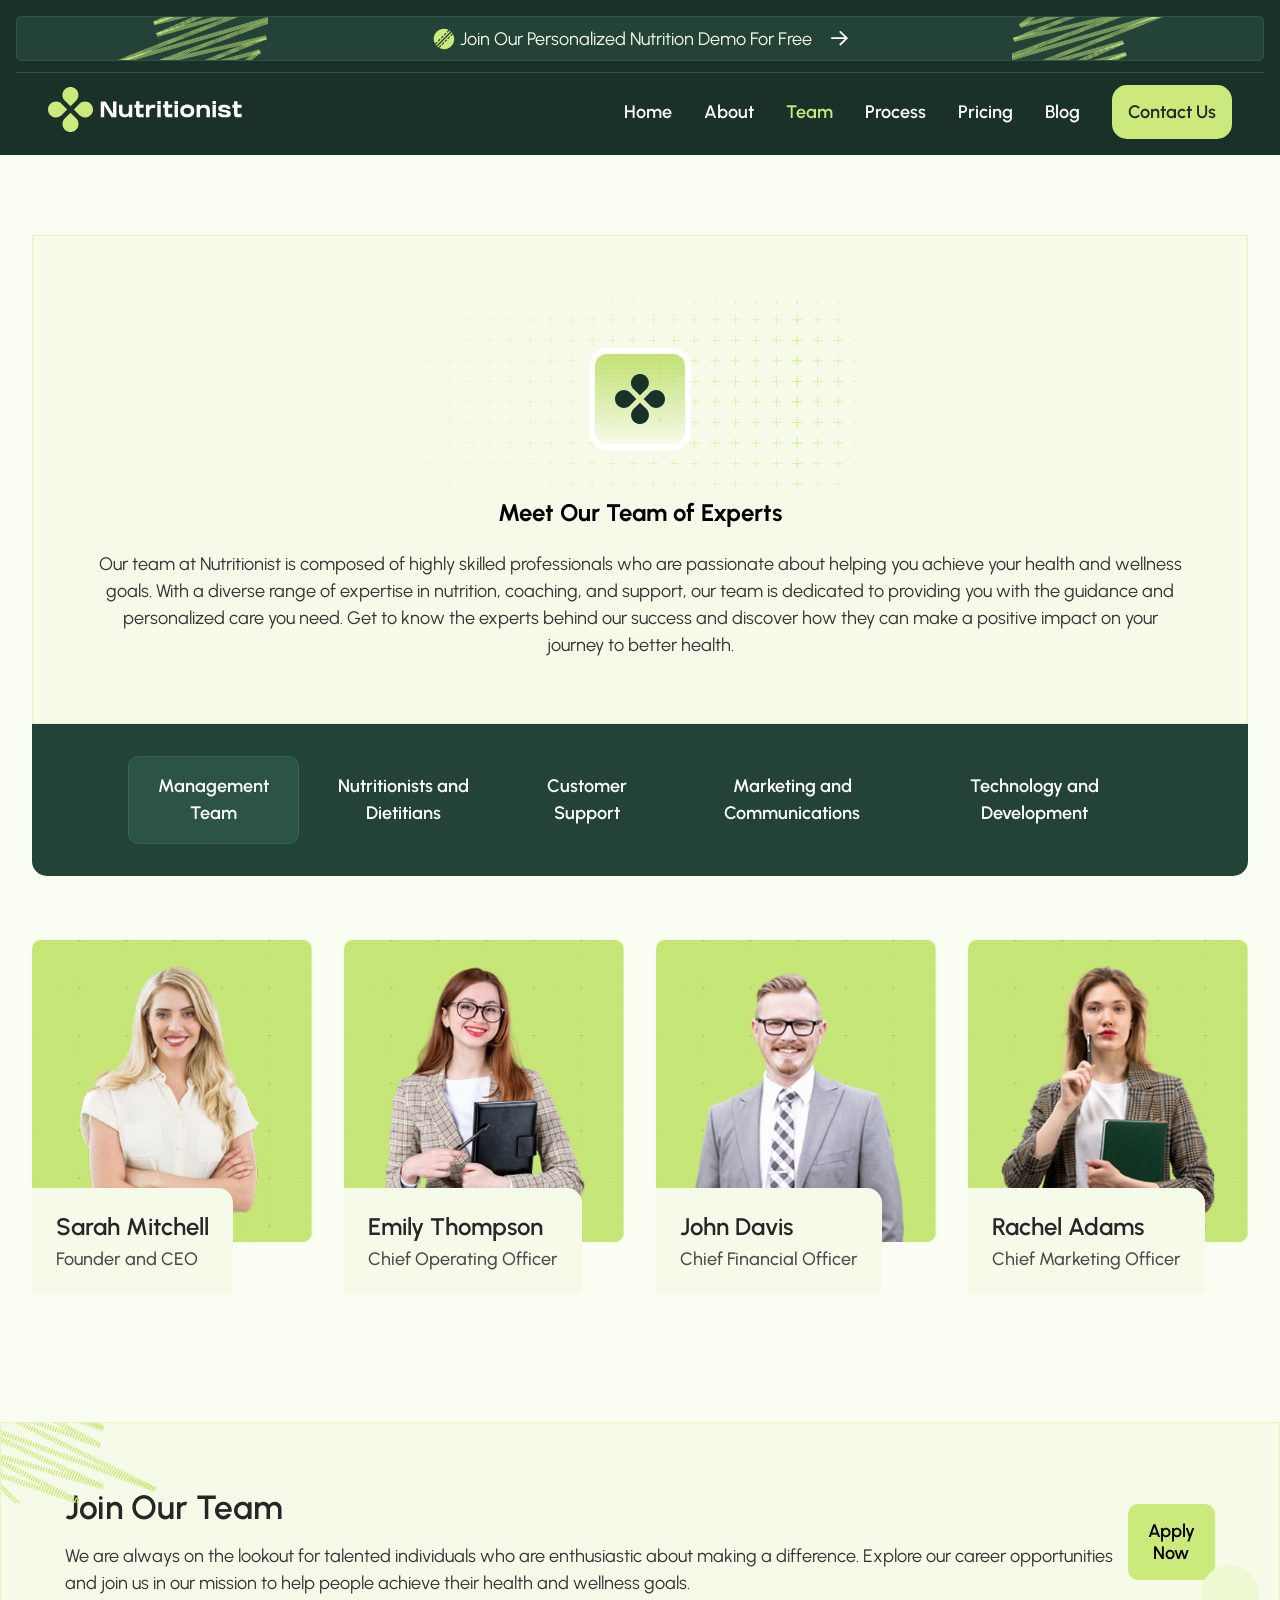
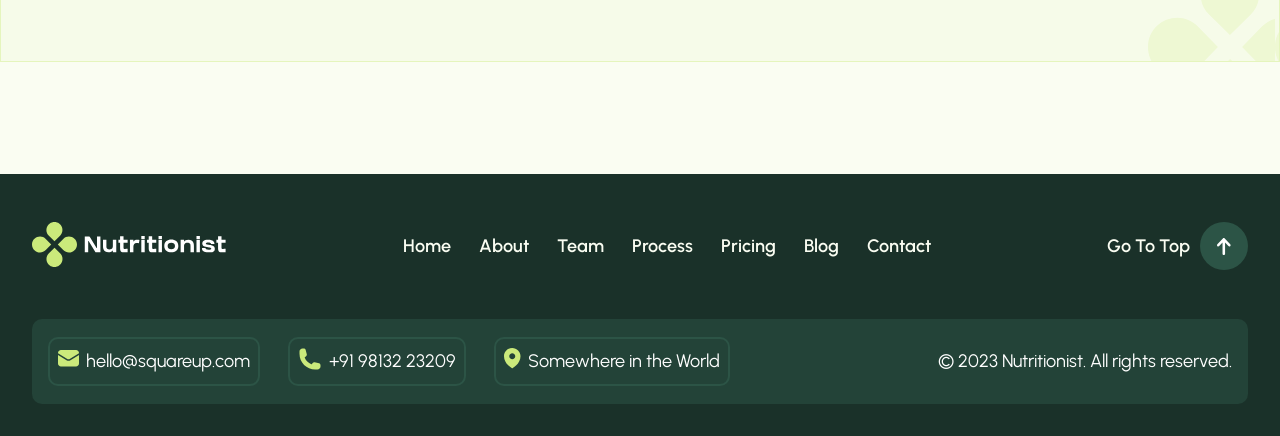
<file: teams.html>
<!DOCTYPE html>
<html lang="en">
<head>
    <meta charset="UTF-8">
    <meta name="viewport" content="width=device-width, initial-scale=1.0">
    <title>Our Teams</title>
    <link rel="stylesheet" href="teams.css">
    <link rel="stylesheet" href="header.css">

    <!-- font link  -->
    <link rel="preconnect" href="https://fonts.googleapis.com">
    <link rel="preconnect" href="https://fonts.gstatic.com" crossorigin>
    <link href="https://fonts.googleapis.com/css2?family=Urbanist:wght@100;200;300;400;500;600;700;800;900&display=swap" rel="stylesheet">

</head>
<body>

    <header class="nav-bg">

        <!-- nav-top -->
        <div class="nav-border">
            <div class="container nav-top-bg">
                <div class="nav-top">
                    <img src="images/nav-top-icon.svg" alt="">
                    <p>Join Our Personalized Nutrition Demo For Free</p>
                    <img src="images/nav-top-arrow.svg" class="nav-top-arrow" alt="">
                </div>
            </div>
        </div>

        <!-- NAVBAR -->
        <nav class="container">
            <div class="nav-section">
                <a href="index.html" class="nav-logo">
                    <img src="images/Logo.svg" alt="">
                </a>

                <!-- Hamburger button -->
                <button class="hamburger" id="hamburger">
                    <img src="images/hamburger.svg" alt="">
                </button>

                <div class="nav-content" id="nav-content">
                    <div class="nav-items">
                        <a href="index.html" >Home</a>
                        <a href="">About</a>
                        <a href="teams.html" class="active">Team</a>
                        <a href="#">Process</a>
                        <a href="pricing.html" >Pricing</a>
                        <a href="#">Blog</a>
                    </div>
                    <button class="contact-us">Contact Us</button>
                </div>
            </div>
        </nav>
    </header>

    <main>
        <!-- heading section  -->
    <section class="main-section">
        <div class="container">
            <div class="heading-section">
                <div class="heading-image">
                    <img src="images/pricing-image/hero-image.svg" alt="">
                </div>
                <div class="heading-content">
                    <h1>Meet Our Team of Experts</h1>
                    <p>Our team at Nutritionist is composed of highly skilled professionals who are passionate about helping you achieve your health and wellness goals. With a diverse range of expertise in nutrition, coaching, and support, our team is dedicated to providing you with the guidance and personalized care you need. Get to know the experts behind our success and discover how they can make a positive impact on your journey to better health.</p>
                </div>
            </div>
        </div>
    </section>

    <!-- department names -->
     <section>
        <div class="container">

            <div class="dept-names">
                <button data-tab="tab1" class="d-name active">Management Team</button>
                <button data-tab="tab2" class="d-name">Nutritionists and Dietitians</button>
                <button data-tab="tab3" class="d-name">Customer Support</button>
                <button data-tab="tab4" class="d-name">Marketing and Communications</button>
                <button data-tab="tab5" class="d-name">Technology and Development</button>
            </div>

            <div data-tab="tab1" class="teams-detail tab__content active" id="teams-details">
                <div class="dept-members">
                    <div class="teams-img">
                        <img src="images/teams-image/teams1.png" alt="">
                    </div>
                    <div class="teams-name">
                        <h4>Sarah Mitchell</h4>
                        <p>Founder and CEO</p>
                    </div>
                </div>

                <div class="dept-members">
                    <div class="teams-img">
                        <img src="images/teams-image/teams2.png" alt="">
                    </div>
                    <div class="teams-name">
                        <h4>Emily Thompson</h4>
                        <p>Chief Operating Officer</p>
                    </div>
                </div>

                <div class="dept-members">
                    <div class="teams-img">
                        <img src="images/teams-image/teams3.png" alt="">
                    </div>
                    <div class="teams-name">
                        <h4>John Davis</h4>
                        <p>Chief Financial Officer</p>
                    </div>
                </div>
                
                <div class="dept-members">
                    <div class="teams-img">
                        <img src="images/teams-image/teams4.png" alt="">
                    </div>
                    <div class="teams-name">
                        <h4>Rachel Adams</h4>
                        <p>Chief Marketing Officer</p>
                    </div>
                </div>

            </div>

            <div data-tab="tab2" class="tab__content">Nutritionists and Dietitians</div>
            <div data-tab="tab3" class="tab__content">Customer Support</div>
            <div data-tab="tab4" class="tab__content">Marketing and Communications</div>
            <div data-tab="tab5" class="tab__content">Technology and Development</div>
        </div>
     </section>

    <!-- Join Our Team -->
    <section class="join-section">
        <div class="container join-team">
            <div class="join-content">
                <h3>Join Our Team</h3>
                <p>We are always on the lookout for talented individuals who are enthusiastic about making a difference. Explore our career opportunities and join us in our mission to help people achieve their health and wellness goals.</p>
            </div>   
            <button class="join-btn">Apply Now</button>
            
        </div>
    </section>

    </main>

    <footer class="footer">
        <div class="container">
            <div class="footer-main">
            <div class="footer-logo">
                <img src="images/Logo.svg" alt="">
            </div>

            <nav class="footer-nav">
                <a href="#">Home</a>
                <a href="#">About</a>
                <a href="teams.html">Team</a>
                <a href="#">Process</a>
                <a href="pricing.html">Pricing</a>
                <a href="#">Blog</a>
                <a href="#">Contact</a>
            </nav>

            <div class="footer-cta">
                <span>Go To Top</span>
                <button class="go-top-btn" onclick="window.scrollTo({top:0,behavior:'smooth'})">
                    <img src="images/go-to-top.svg" alt="">
                </button>
            </div>
        </div>

        <div class="footer-bottom">
            <div class="footer-contact">
                <a href="">
                    <span class="icon">
                    <img src="images/email.svg" alt="">
                </span> hello@squareup.com</a>
                <a href=""><span class="icon">
                    <img src="images/contact.svg" alt="">
                </span> +91 98132 23209</a>
                <a href=""><span class="icon">
                    <img src="images/location.svg" alt="">
                </span> Somewhere in the World</a>
            </div>
            <p class="footer-copy">© 2023 Nutritionist. All rights reserved.</p>
        </div>
        </div>
    </footer>

    <script>
        const departNames = document.querySelectorAll(".d-name")
        const tabContents = document.querySelectorAll(".tab__content");

        departNames.forEach((name) => {
            name.addEventListener("click", () => {
            removeName();
            name.classList.add("active");

            const targetedTab = name.getAttribute("data-tab");

            tabContents.forEach((content) => {

            const targetedContent = content.getAttribute("data-tab");

            if (targetedTab === targetedContent) {
                content.classList.add("active");
            } else {
                content.classList.remove("active");
            }
            });
        });  
        });

        const removeName = () => {
        departNames.forEach((name) => {
            name.classList.remove("active");
        });
        };

    </script>
</body>
</html>
</file>
<file: teams.css>
*{
  margin: 0;
  padding: 0;
  box-sizing: border-box;
  font-family: 'Urbanist', sans-serif;
}

:root {
    --bg-dark-green: #1A3129;
    --bg-green : #CBEA7B; 
    --light-green: #F6FBE9;
    --text-dark : #262626; 
    --text-light: #FAFDF2;
    --white: #fff;
    --bg-medium: #234338;
    --border :#2C5446;
    --border-light : #E5F5BD;
    --small-text : 1.13rem;
    --text-heading : 3rem;
}

a { 
    text-decoration: none; 
}
h3{
    color: var(--text-dark);
}
h2 {
    font-size: var(--text-heading);
    color: var(--text-dark);
}

p {
    color: #333333;
    font-size: var(--small-text);
}

.container {
    max-width: 1500px;
    margin: auto;
    /* padding: 0 1rem; */
}

button {
    background: transparent;
    border: none;
    cursor: pointer;
}

section { 
    background-color: var(--text-light); 
}

/* dept-section */
.hide {
    display: none;
}
.dept-names{
    background-color: var(--bg-medium);
    display: flex;
    justify-content: space-between;
    align-items: center;
    padding: 2rem 6rem;
    border-bottom-left-radius: 15px;
    border-bottom-right-radius: 15px;
    /* gap: 1rem; */
}
.dept-names button{
    font-size: var(--small-text);
    color: var(--white);
    font-weight: 600;
    padding: 1rem;
    line-height: 1.5;
    cursor: pointer;
}
.dept-names button.active{
    border: 1px solid #356554;
    background-color: #2C5446;
    border-radius: 10px;
}

.teams-detail{
    display: grid;
    grid-template-columns: repeat(4, 1fr);
    gap: 2rem;
    padding: 4rem 0;
}
.teams-img{
    max-width: 22rem;
}
.teams-img img{
    width: 100%;
}
.dept-members{
    position: relative;
}
.teams-name{
    position: absolute;
    background-color: var(--light-green);
    padding: 1.5rem;
    width: fit-content;
    bottom: -3rem;
    border-top-right-radius: 15px;
}
.teams-name h4{
    font-size: 1.5rem;
    font-weight: 600;
    color: var(--text-dark);
}
.teams-name p{
    margin-top: 0.4rem;
    font-weight: 500;
    color: #4C4C4D;
    font-size: 18px;
}



/* join our team  */
.join-section{
    padding: 7rem 0;
}
.join-team{
    display: flex;
    padding: 5rem;
    justify-content: space-between;
    align-items: center;
    background-color: var(--light-green);
    border:1px solid var(--border-light);
    position: relative;
}
.join-team::before {
    content: "";
    background-image: url(images/teams-image/join-team-design2.svg);
    position: absolute;
    background-repeat: no-repeat;
    height: 5rem;
    width: 10rem;
    top: 0;
    left: 0;
    overflow: hidden;
}
.join-team::after {
    content: "";
    background-image: url(images/teams-image/join-team-design1.svg);
    position: absolute;
    height: 6rem;
    width: 8.2rem;
    right: 0;
    bottom: 0;
    overflow: hidden;
}
.join-content{
    max-width: 1149px;
}
.join-content h3{
    font-size: 2.1rem;
    font-weight: 600;
}
.join-content p{
    margin-top: 1rem;
    line-height: 1.5;
}
.join-btn{
    background-color: var(--bg-green);
    height: fit-content;
    padding: 1rem;
    border-radius: 10px;
    font-size: var(--small-text);
    font-weight: 600;
}


@media(max-width:1600px){
    .container{
        padding: 0 2rem;
    }
    .join-team{
        padding: 4rem;
    }
}
@media(max-width:1200px){
    .teams-name{
        padding: 1rem;
    }
    .teams-name h4{
        font-size: 1.1rem;
    }
    .teams-name p{
        margin-top: 0.4rem;
        font-size: 15px;
    }
}

@media(max-width:900px){
    .join-team{
        padding: 3rem;
        gap:2rem;
    }
    .join-team::before{
        height: 2.5rem;
    }
    .join-team::after{
        height: 4rem;
    }
}
@media(max-width:830px){
    .teams-detail{
        display: grid;
        grid-template-columns: repeat(2, 1fr);
        gap: 2rem;   
    }
    .dept-members{
        margin-top: 2rem;
    }
}
@media(max-width:768px){
    .dept-names{
        padding: 1.5rem;
        overflow-x: auto;
    }
    .dept-names::-webkit-scrollbar {
        width: 10px;
    }
    .dept-names::-webkit-scrollbar-thumb{
        background-color: var(--border-light);
    }
    .join-team::after {
        height: 3rem;
    }
}

@media(max-width: 510px){
    .teams-detail{
        display: grid;
        grid-template-columns: repeat(1, 1fr);
        padding: 4rem 0.7rem;
    }
    .dept-members{
        margin: auto;
        margin-top: 2rem;
    }
    .join-team {
        flex-direction: column;
        text-align: center;
    }
    .join-btn{
        width: 100%;
    }
}

@media(max-width:468px){
    .dept-names{
        padding: 1.5rem;
        overflow-x: auto;
    }
    .dept-names button {
        font-size: 14px;
    }
    
    
}

.tab__content {
    display: none;
}

.tab__content.active {
    display: grid;
}
</file>
<file: header.css>
*{
  margin: 0;
  padding: 0;
  box-sizing: border-box;
  font-family: 'Urbanist', sans-serif;
}

:root {
    --bg-dark-green: #1A3129;
    --bg-green : #CBEA7B; 
    --light-green: #F6FBE9;
    --text-dark : #262626; 
    --text-light: #FAFDF2;
    --white: #fff;
    --bg-medium: #234338;
    --border :#2C5446;
    --border-light : #E5F5BD;
    --small-text : 1.13rem;
    --text-heading : 3rem;
}

a { 
    text-decoration: none; 
}

h2 {
    font-size: var(--text-heading);
    color: var(--text-dark);
}

p {
    color: #333333;
    font-size: var(--small-text);
}

.container {
    max-width: 1500px;
    margin: auto;
    /* padding: 0 1rem; */
}

button {
    background: transparent;
    border: none;
    cursor: pointer;
}

/* NAV TOP */
.nav-border {
    border-bottom: 1px solid var(--border);
    padding-bottom: 0.7rem;
}

.nav-top {
    justify-content: center;
    align-items: center;
    display: flex;
    margin: 0.5rem 0;
    padding: 0.1rem 0;
    gap: 0.2rem;
    position: relative;   
}
.nav-top::before {
    content: "";
    background-image: url(images/lines.svg);
    position: absolute;
    height: 2.7rem;
    width: 10rem;
    left: 5%;
    overflow: hidden;
}
.nav-top::after {
    content: "";
    background-image: url(images/lines.svg);
    position: absolute;
    height: 2.7rem;
    width: 10rem;
    right: 5%;
    overflow: hidden;
    transform: rotate(180deg);
}

.hamburger{
    display: none;
}


.nav-top-arrow { 
    padding-left: 1rem; 
}

.nav-top-bg {
    background-color: var(--bg-medium);
    border-radius: 5px;
    border: 1px solid var(--border);
}

.nav-top p { 
    color: var(--light-green); 
}

/*
   NAVBAR */
.nav-bg {
    padding: 1rem;
    background-color: var(--bg-dark-green);
    position: relative;
}

.nav-logo{
    cursor: pointer;
}

.nav-section {
    display: flex;
    justify-content: space-between;
    align-items: center;
    margin-top: 0.7rem;
}

.nav-items {
    display: flex;
    gap: 2rem;
}

.nav-items a {
    color: var(--text-light);
    font-size: var(--small-text);
    transition: color 0.2s;
    font-weight: 600;
}

.nav-items a:hover { 
    color: var(--bg-green);
 }

.nav-content {
    display: flex;
    align-items: center;
    gap: 2rem;
}

.nav-items .active { 
    color: var(--bg-green); 
}

.contact-us {
    background-color: var(--bg-green);
    color: var(--text-dark);
    font-weight: 600;
    font-size: var(--small-text);
    padding: 1rem;
    border-radius: 15px;
    transition: all 0.2s ease;
}

.contact-us:hover { 
    background-color: var(--border-light);
 }

 /* heading-section  */
.main-section{
    padding-top: 5rem;
}
.heading-section{
    background-color: var(--light-green);
    border: 1px solid var(--border-light);
    /* margin-top: 5rem; */
    padding: 0 5rem 5rem 5rem;
}
.heading-image{
    width: 40%;
    /* height: 90%; */
    margin: auto;
    background-image: url(images/pricing-image/hero-bg.svg);
    display: flex;
    align-items: center;
    justify-content: center;
    padding: 5rem;
}
.heading-image img{
   /* width: 100%; */
}
.heading-content{
    display: flex;
    flex-direction: column;
    align-items: center;
    justify-content: center;
    text-align: center;
}
.heading-content p{
    max-width: 1396px;
    margin-top: 1.5rem;
    text-align: center;
    line-height: 1.5;
}


/*
   FOOTER */
.footer { 
    background: var(--bg-dark-green); 
    padding-bottom: 2rem;
}

.footer-main {
    display: flex;
    align-items: center;
    justify-content: space-between;
    padding: 3rem 0;
    flex-wrap: wrap;
    gap: 18px;
}


.footer-nav {
    display: flex;
    gap: 28px;
    flex-wrap: wrap;
}

.footer-nav a {
    font-size: var(--small-text);
    color: var(--text-light);
    font-weight: 600;
    transition: color 0.2s;
}

.footer-nav a:hover { 
    color: var(--bg-green); 
}

.footer-cta {
    display: flex;
    align-items: center;
    gap: 10px;
    color: var(--text-light);
    font-size: var(--small-text);
    font-weight: 600;
}

.go-top-btn {
    width: 40px;
    height: 40px;
    border-radius: 50%;
    background: var(--border);
    display: flex;
    align-items: center;
    justify-content: center;
    cursor: pointer;
    border: none;
    padding: 1.5rem;
    transition: background 0.2s;
}

.go-top-btn:hover { 
    background: var(--bg-green); 
}

.footer-bottom {
    display: flex;
    align-items: center;
    justify-content: space-between;
    padding: 18px 1rem;
    flex-wrap: wrap;
    gap: 14px;
    /* margin:0 2rem; */
    background: #234338;
    border-radius: 10px;
}

.footer-contact {
    display: flex;
    gap: 28px;
    /* align-items: center; */
    justify-content: center;
    flex-wrap: wrap;
}

.footer-contact a {
    color: var(--white);
    font-size: var(--small-text);
    display: flex;
    align-items: center;
    justify-content: center;
    gap: 7px;
    transition: color 0.2s;
    border: 2px solid #2C5446;
    padding: 0.5rem;
    border-radius: 10px;
}

.footer-contact a:hover { 
    color: var(--bg-green);
 }

.footer-copy {
    color: var(--white);
    font-size: var(--small-text);
}


@media (max-width: 1600px){

    .heading-image{
        padding: 3rem;
    }
    .heading-section {
        padding: 4rem;
    }
}

@media (max-width: 1024px) {

    :root {
        --text-heading: 1.73rem;
        --small-text: 1rem;
    }

    /* Nav */
    .nav-top::before,
    .nav-top::after {
        width: 6rem;
    }

    /* footer  */
    .footer-main { 
        padding: 24px 28px; gap: 20px;
    }
    .footer-bottom { 
        padding: 16px 28px; 
    }
    .footer-nav { 
        gap: 18px; 
    }
}

@media (max-width: 768px) {
    .nav-top::before,
    .nav-top::after { 
        display: none; 
    }

    .hamburger {
        display: flex; 
    }

    .nav-content {
        display: none;
        position: absolute;
        top: 100%;
        left: 0;
        right: 0;
        background: var(--bg-dark-green);
        flex-direction: column;
        align-items: flex-start;
        padding: 2rem 3rem;
        gap: 1.5rem;
        border-top: 1px solid var(--border);
        z-index: 100;
    }

    .nav-content.open { 
        display: flex; 
    }

    .nav-items {
        flex-direction: column;
        gap: 1.2rem;
    }

    .nav-items a { 
        font-size: 1.05rem; 
    }
    .heading-section {
        padding: 2rem;
    }

    /* ---- Footer ---- */
    .footer-main {
        flex-direction: column;
        align-items: flex-start;
        padding: 24px 20px;
        gap: 20px;
    }

    .footer-bottom {
        flex-direction: column;
        align-items: flex-start;
        padding: 16px 20px;
        gap: 16px;
    }

    .footer-contact {
        flex-direction: column;
        width: 100%;
        gap: 10px;
    }
}

@media (max-width: 480px){
     .nav-top-arrow{
        padding-left: 0;
    }
    .nav-top p{
        font-size: 14px;
    }
    .heading-image{
        padding: 2rem;
    }
    .heading-section {
        padding: 1rem;
    }


    .footer-main { 
        padding: 20px 16px; 
    }
    .footer-nav {
        /* flex-direction: row; */
    }
    .footer-bottom { 
        padding: 14px 16px; 
    }
    .footer-copy { 
        display: flex;
        justify-content: center;
        text-align: center;
    }
    .go-top-btn { 
        width: 32px; 
        height: 32px; 
        font-size: 0.9rem; 
    }
}
</file>
